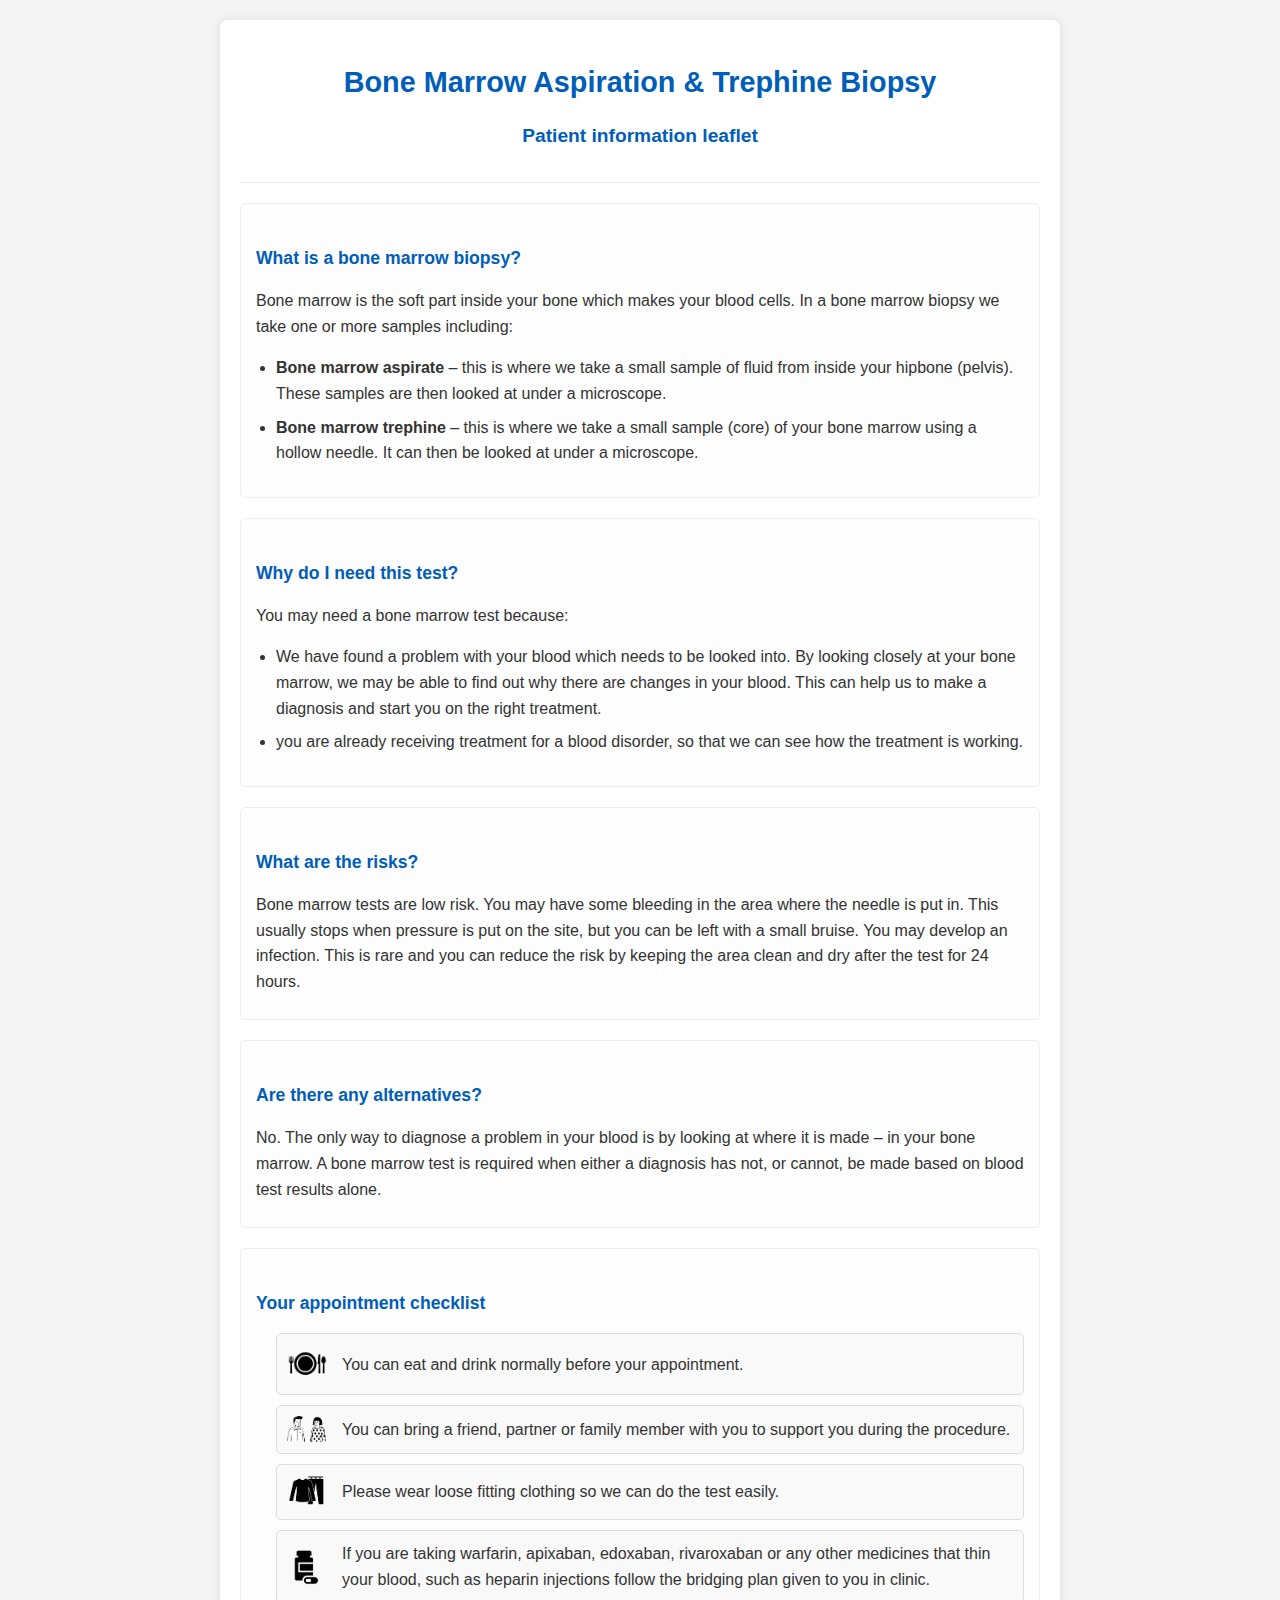
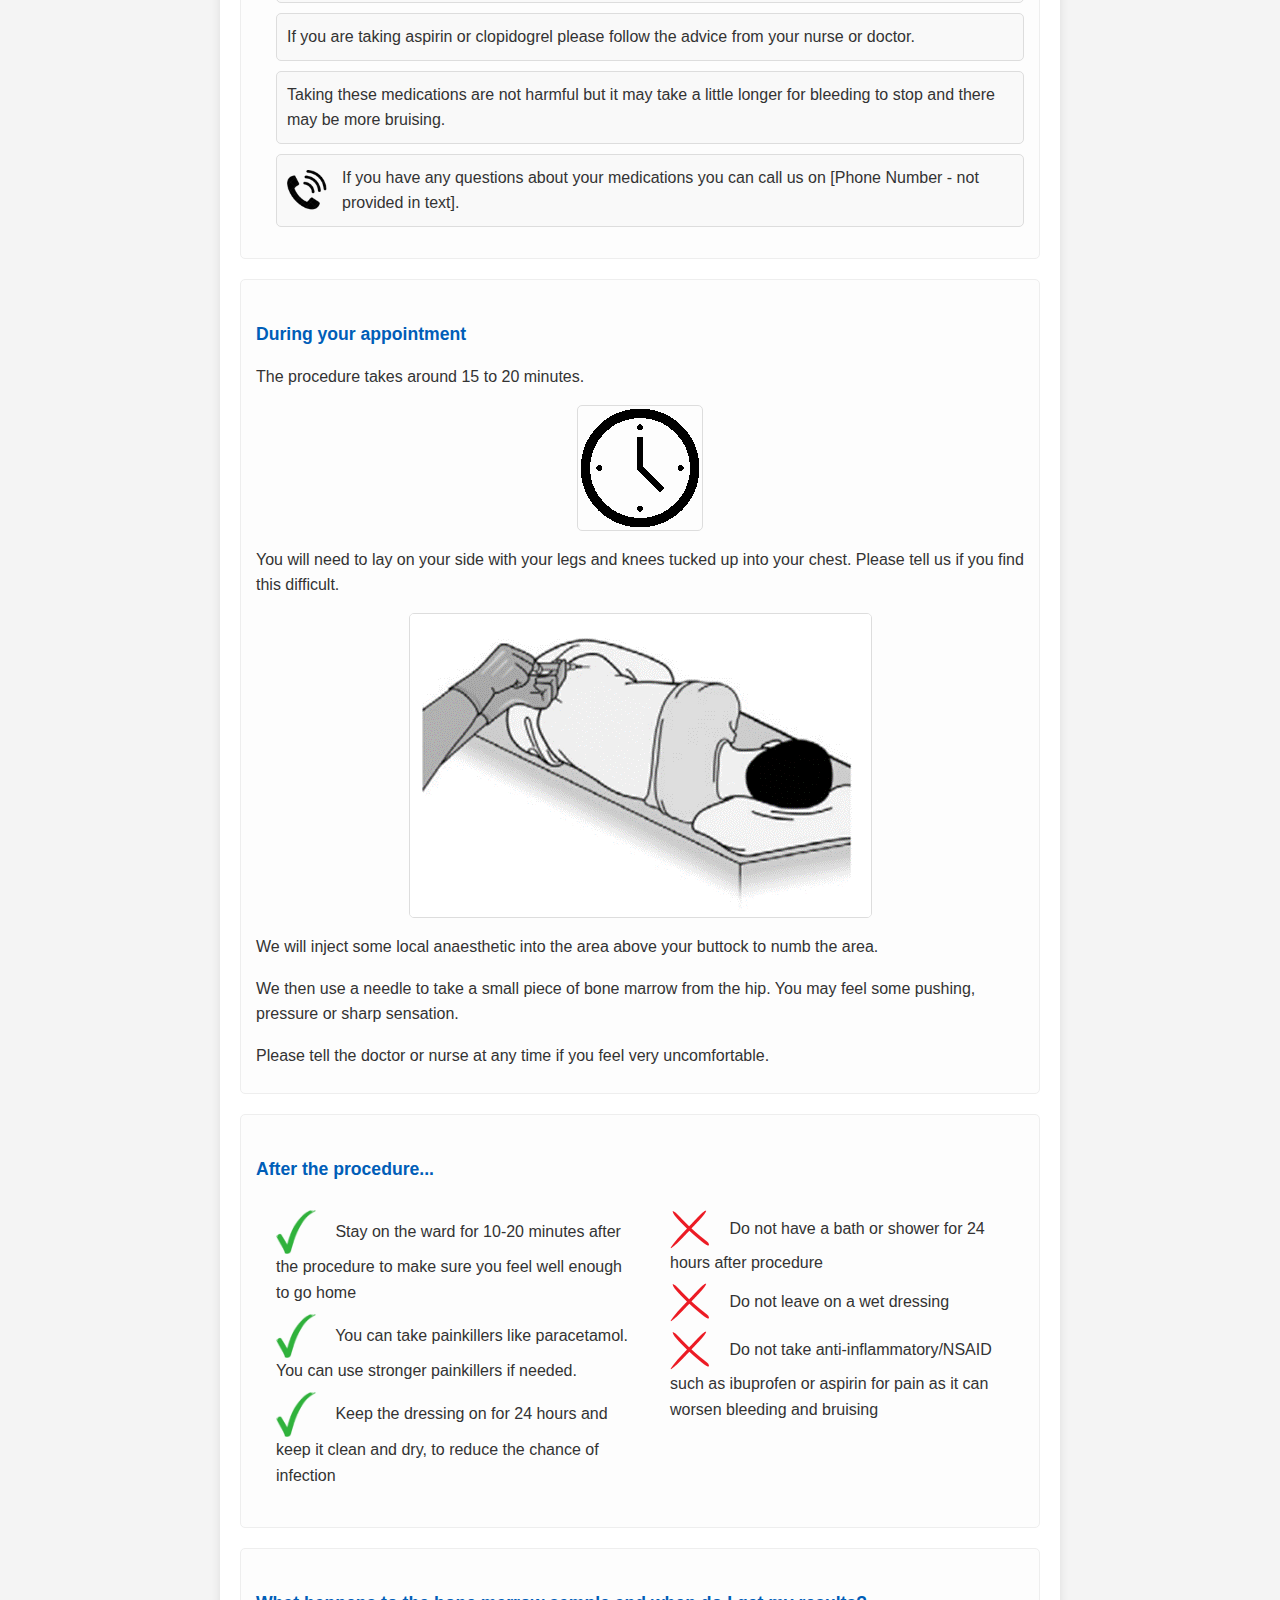
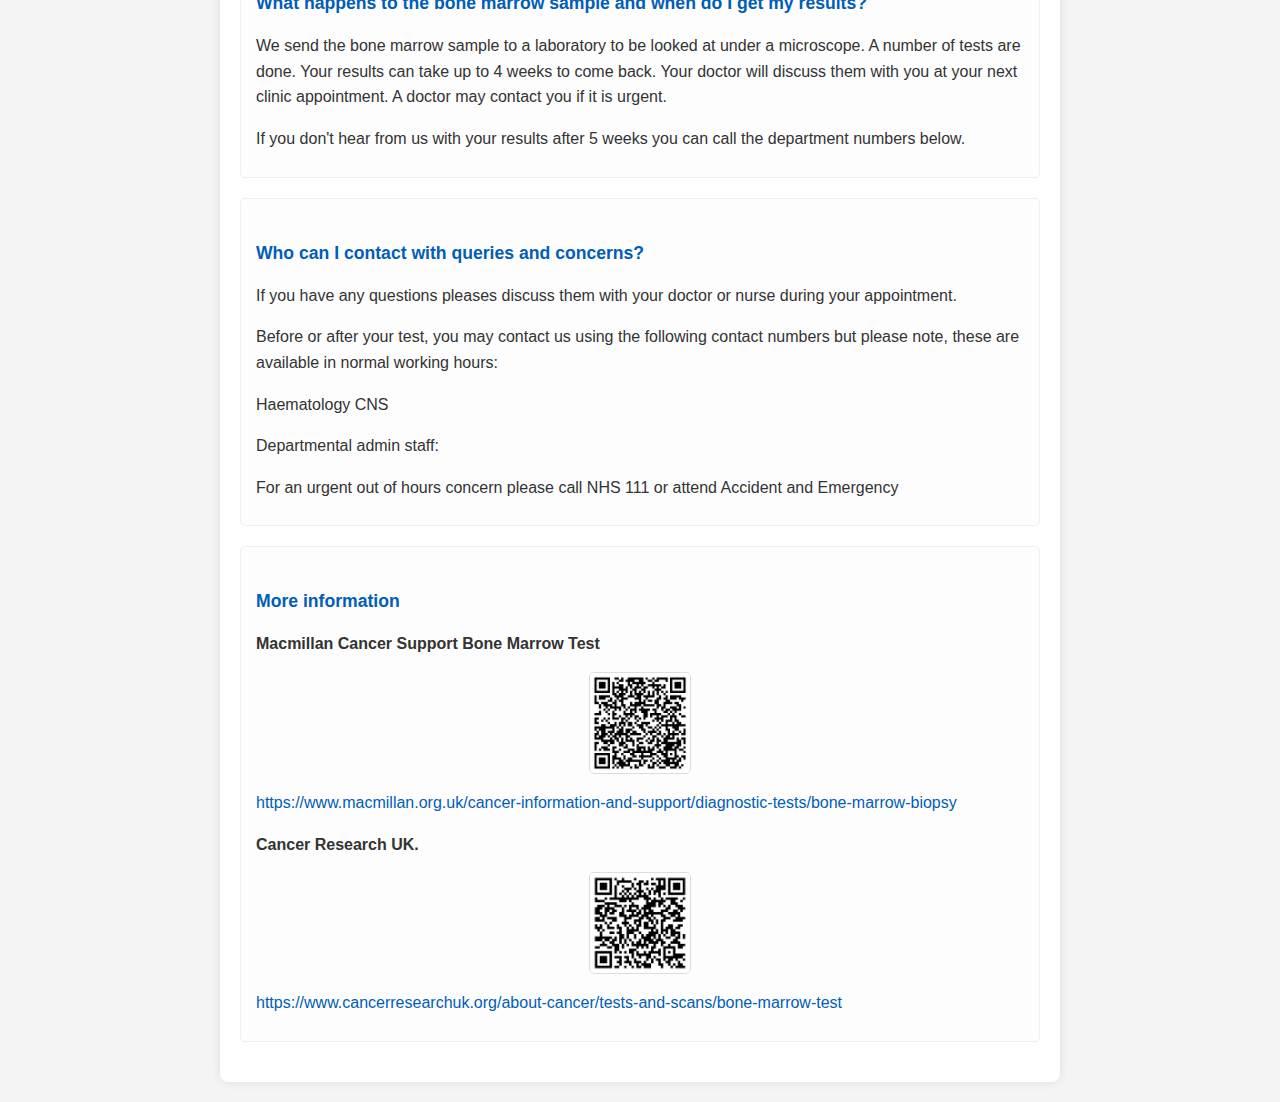
<file: Haem_Leaflet.html>
<!DOCTYPE html>
<html lang="en">
<head>
    <meta charset="UTF-8">
    <meta name="viewport" content="width=device-width, initial-scale=1.0">
    <title>Bone Marrow Aspiration & Trephine Biopsy - Patient Information Leaflet</title>
    <link rel="stylesheet" href="haem_leaflet_style.css">
</head>
<body>
    <div class="container">
        <header>
            <h1>Bone Marrow Aspiration & Trephine Biopsy</h1>
            <h2>Patient information leaflet</h2>
        </header>

        <main>
            <section>
                <h3>What is a bone marrow biopsy?</h3>
                <p>Bone marrow is the soft part inside your bone which makes your blood cells. In a bone marrow biopsy we take one or more samples including:</p>
                <ul>
                    <li><strong>Bone marrow aspirate</strong> – this is where we take a small sample of fluid from inside your hipbone (pelvis). These samples are then looked at under a microscope.</li>
                    <li><strong>Bone marrow trephine</strong> – this is where we take a small sample (core) of your bone marrow using a hollow needle. It can then be looked at under a microscope.</li>
                </ul>
            </section>

            <section>
                <h3>Why do I need this test?</h3>
                <p>You may need a bone marrow test because:</p>
                <ul>
                    <li>We have found a problem with your blood which needs to be looked into. By looking closely at your bone marrow, we may be able to find out why there are changes in your blood. This can help us to make a diagnosis and start you on the right treatment.</li>
                    <li>you are already receiving treatment for a blood disorder, so that we can see how the treatment is working.</li>
                </ul>
            </section>

            <section>
                <h3>What are the risks?</h3>
                <p>Bone marrow tests are low risk. You may have some bleeding in the area where the needle is put in. This usually stops when pressure is put on the site, but you can be left with a small bruise. You may develop an infection. This is rare and you can reduce the risk by keeping the area clean and dry after the test for 24 hours.</p>
            </section>

            <section>
                <h3>Are there any alternatives?</h3>
                <p>No. The only way to diagnose a problem in your blood is by looking at where it is made – in your bone marrow. A bone marrow test is required when either a diagnosis has not, or cannot, be made based on blood test results alone.</p>
            </section>

            <section>
                <h3>Your appointment checklist</h3>
                <ul class="checklist-ul">
                    <li><img src="haem_icon_eat_drink.png" alt="Eat and Drink Icon" class="list-icon"> You can eat and drink normally before your appointment.</li>
                    <li><img src="haem_icon_friend.png" alt="Bring a Friend Icon" class="list-icon"> You can bring a friend, partner or family member with you to support you during the procedure.</li>
                    <li><img src="haem_icon_clothing.png" alt="Loose Clothing Icon" class="list-icon"> Please wear loose fitting clothing so we can do the test easily.</li>
                    <li><img src="haem_icon_medication.png" alt="Medication Icon" class="list-icon"> If you are taking warfarin, apixaban, edoxaban, rivaroxaban or any other medicines that thin your blood, such as heparin injections follow the bridging plan given to you in clinic.</li>
                    <li>If you are taking aspirin or clopidogrel please follow the advice from your nurse or doctor.</li>
                    <li>Taking these medications are not harmful but it may take a little longer for bleeding to stop and there may be more bruising.</li>
                    <li><img src="haem_icon_phone.png" alt="Phone Icon" class="list-icon"> If you have any questions about your medications you can call us on [Phone Number - not provided in text].</li>
                </ul>
            </section>

            <section>
                <h3>During your appointment</h3>
                <p>The procedure takes around 15 to 20 minutes.</p>
                <img src="haem_diagram_time.png" alt="Time Diagram" class="content-image">
                <p>You will need to lay on your side with your legs and knees tucked up into your chest. Please tell us if you find this difficult.</p>
                <img src="haem_diagram_position.png" alt="Position Diagram" class="content-image">
                <p>We will inject some local anaesthetic into the area above your buttock to numb the area.</p>
                <p>We then use a needle to take a small piece of bone marrow from the hip. You may feel some pushing, pressure or sharp sensation.</p>
                <p>Please tell the doctor or nurse at any time if you feel very uncomfortable.</p>
            </section>

            <section>
                <h3>After the procedure...</h3>
                <div class="after-procedure-lists">
                    <ul class="tick-list">
                        <li><img src="haem_icon_tick.png" alt="Tick Icon" class="list-icon"> Stay on the ward for 10-20 minutes after the procedure to make sure you feel well enough to go home</li>
                        <li><img src="haem_icon_tick.png" alt="Tick Icon" class="list-icon"> You can take painkillers like paracetamol. You can use stronger painkillers if needed.</li>
                        <li><img src="haem_icon_tick.png" alt="Tick Icon" class="list-icon"> Keep the dressing on for 24 hours and keep it clean and dry, to reduce the chance of infection</li>
                    </ul>
                    <ul class="cross-list">
                        <li><img src="haem_icon_cross.png" alt="Cross Icon" class="list-icon"> Do not have a bath or shower for 24 hours after procedure</li>
                        <li><img src="haem_icon_cross.png" alt="Cross Icon" class="list-icon"> Do not leave on a wet dressing</li>
                        <li><img src="haem_icon_cross.png" alt="Cross Icon" class="list-icon"> Do not take anti-inflammatory/NSAID such as ibuprofen or aspirin for pain as it can worsen bleeding and bruising</li>
                    </ul>
                </div>
            </section>

            <section>
                <h3>What happens to the bone marrow sample and when do I get my results?</h3>
                <p>We send the bone marrow sample to a laboratory to be looked at under a microscope. A number of tests are done. Your results can take up to 4 weeks to come back. Your doctor will discuss them with you at your next clinic appointment. A doctor may contact you if it is urgent.</p>
                <p>If you don't hear from us with your results after 5 weeks you can call the department numbers below.</p>
            </section>

            <section>
                <h3>Who can I contact with queries and concerns?</h3>
                <p>If you have any questions pleases discuss them with your doctor or nurse during your appointment.</p>
                <p>Before or after your test, you may contact us using the following contact numbers but please note, these are available in normal working hours:</p>
                <p>Haematology CNS</p>
                <p>Departmental admin staff:</p>
                <p>For an urgent out of hours concern please call NHS 111 or attend Accident and Emergency</p>
            </section>

            <section>
                <h3>More information</h3>
                <p><strong>Macmillan Cancer Support Bone Marrow Test</strong></p>
                <img src="haem_qr_macmillan.png" alt="Macmillan QR Code" class="content-image qr-code">
                <p><a href="https://www.macmillan.org.uk/cancer-information-and-support/diagnostic-tests/bone-marrow-biopsy">https://www.macmillan.org.uk/cancer-information-and-support/diagnostic-tests/bone-marrow-biopsy</a></p>
                <p><strong>Cancer Research UK.</strong></p>
                <img src="haem_qr_cancer_research.png" alt="Cancer Research UK QR Code" class="content-image qr-code">
                <p><a href="https://www.cancerresearchuk.org/about-cancer/tests-and-scans/bone-marrow-test">https://www.cancerresearchuk.org/about-cancer/tests-and-scans/bone-marrow-test</a></p>
            </section>
        </main>
    </div>
</body>
</html>
</file>
<file: haem_leaflet_style.css>
/* General Body Styles */
body {
    font-family: Arial, sans-serif;
    line-height: 1.6;
    margin: 0;
    padding: 0;
    background-color: #f4f4f4;
    color: #333;
}

/* Container for overall layout */
.container {
    max-width: 800px;
    margin: 20px auto;
    background-color: #fff;
    padding: 20px;
    border-radius: 8px;
    box-shadow: 0 0 10px rgba(0, 0, 0, 0.1);
}

/* Header Styles */
header {
    text-align: center;
    margin-bottom: 20px;
    border-bottom: 1px solid #eee;
    padding-bottom: 10px;
}

h1 {
    color: #005EB8; /* NHS Blue */
    margin-bottom: 10px;
    font-size: 1.8em;
}

h2 {
    color: #005EB8;
    margin-bottom: 20px;
    font-size: 1.2em;
}

h3 {
    color: #005EB8;
    margin-top: 25px;
    margin-bottom: 10px;
    font-size: 1.1em;
}

section {
    margin-bottom: 20px;
    padding: 15px;
    border: 1px solid #eee;
    border-radius: 5px;
    background-color: #fdfdfd;
}

ul {
    list-style-type: disc; /* Re-enable default bullet points for general lists */
    margin-left: 20px;
    padding: 0;
}

/* Specific list styling for tick/cross lists */
.after-procedure-lists ul {
    list-style-type: none; /* Remove bullet points for these specific lists */
}

.checklist-ul {
    list-style-type: none; /* Remove bullet points for the appointment checklist */
    padding-left: 0; /* Ensure no default padding from ul */
}

.checklist-ul li {
    display: flex;
    align-items: center;
    margin-bottom: 10px; /* Space between items */
    padding: 10px;
    background-color: #f9f9f9;
    border: 1px solid #ddd;
    border-radius: 5px;
}

li {
    margin-bottom: 8px;
}

p {
    margin-bottom: 10px;
}

a {
    color: #005EB8;
    text-decoration: none;
}

a:hover {
    text-decoration: underline;
}

/* Image Styling */
.content-image {
    max-width: 100%;
    height: auto;
    display: block;
    margin: 15px auto;
    border: 1px solid #ddd;
    border-radius: 5px;
}

.list-icon {
    width: 40px; /* Increased size for icons within lists */
    height: auto;
    vertical-align: middle;
    margin-right: 15px; /* Increased margin for spacing */
    flex-shrink: 0; /* Prevent icon from shrinking */
}

.qr-code {
    width: 100px; /* Specific size for QR codes */
    height: auto;
}

/* Side-by-side layout for After the procedure... section */
.after-procedure-lists {
    display: flex;
    flex-wrap: wrap; /* Allow wrapping on smaller screens */
    justify-content: space-around;
    gap: 20px; /* Space between columns */
}

.after-procedure-lists ul {
    flex: 1; /* Allow lists to grow and shrink */
    min-width: 280px; /* Minimum width before wrapping */
}

.section-icon {
    display: block;
    margin: 0 auto 10px auto; /* Center and add space below */
    width: 50px; /* Adjust size as needed */
    height: auto;
}

/* Responsive Adjustments */
@media (max-width: 600px) {
    .container {
        margin: 10px;
        padding: 15px;
    }

    h1 {
        font-size: 1.5em;
    }

    h2 {
        font-size: 1em;
    }

    h3 {
        font-size: 1em;
    }

    .after-procedure-lists {
        flex-direction: column; /* Stack columns on small screens */
    }
}
</file>
